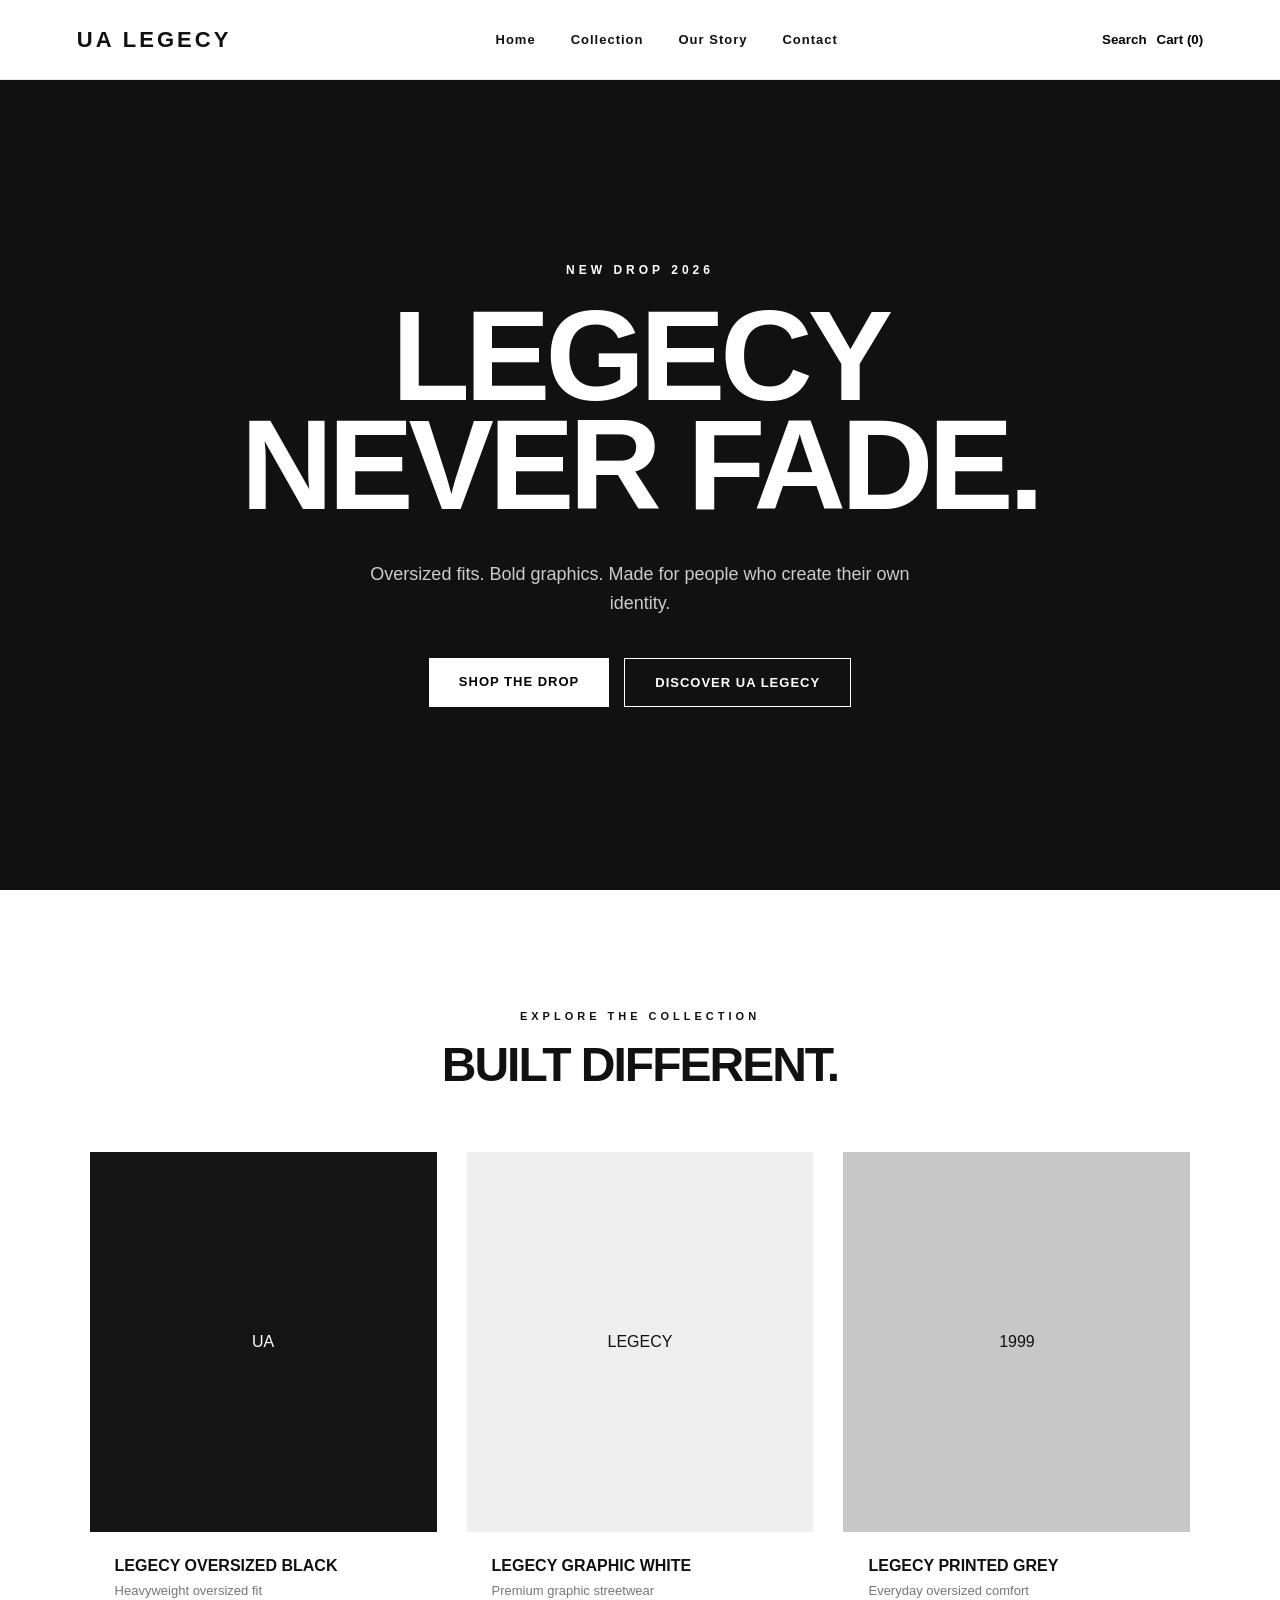
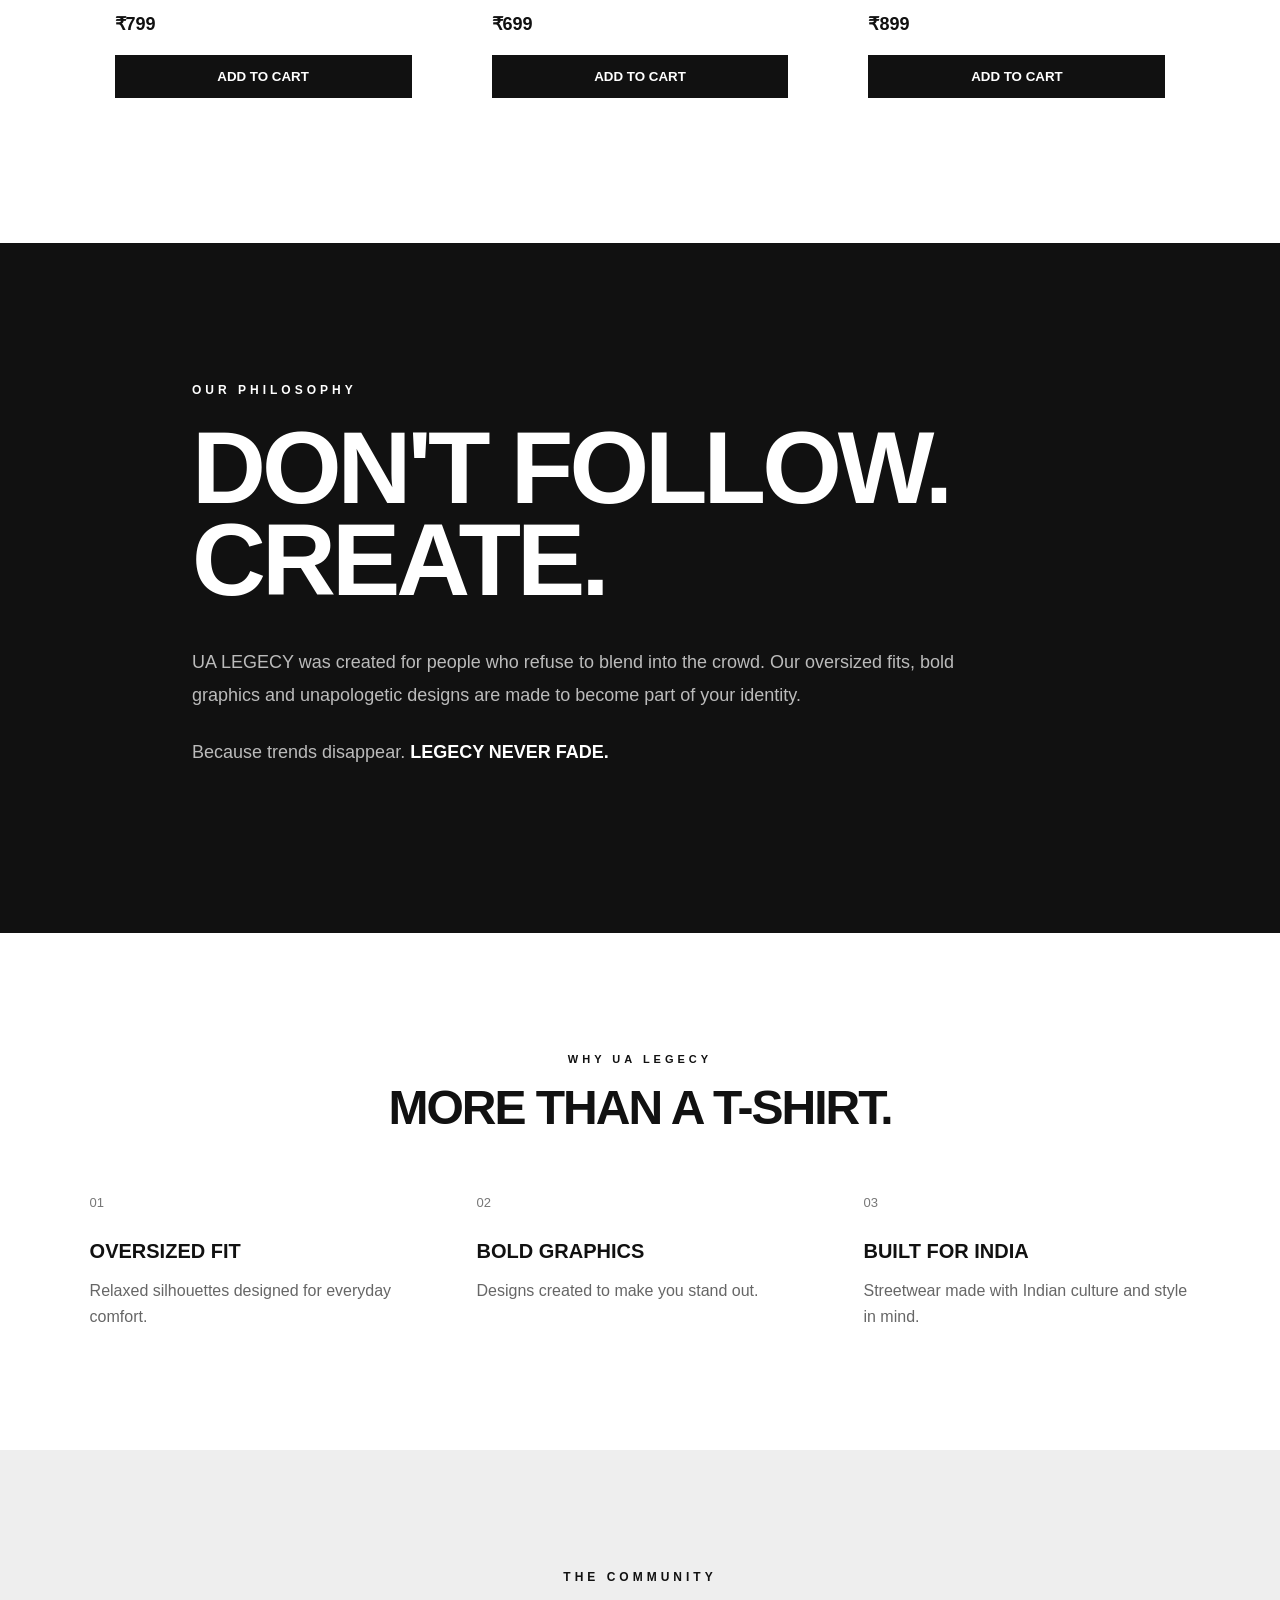
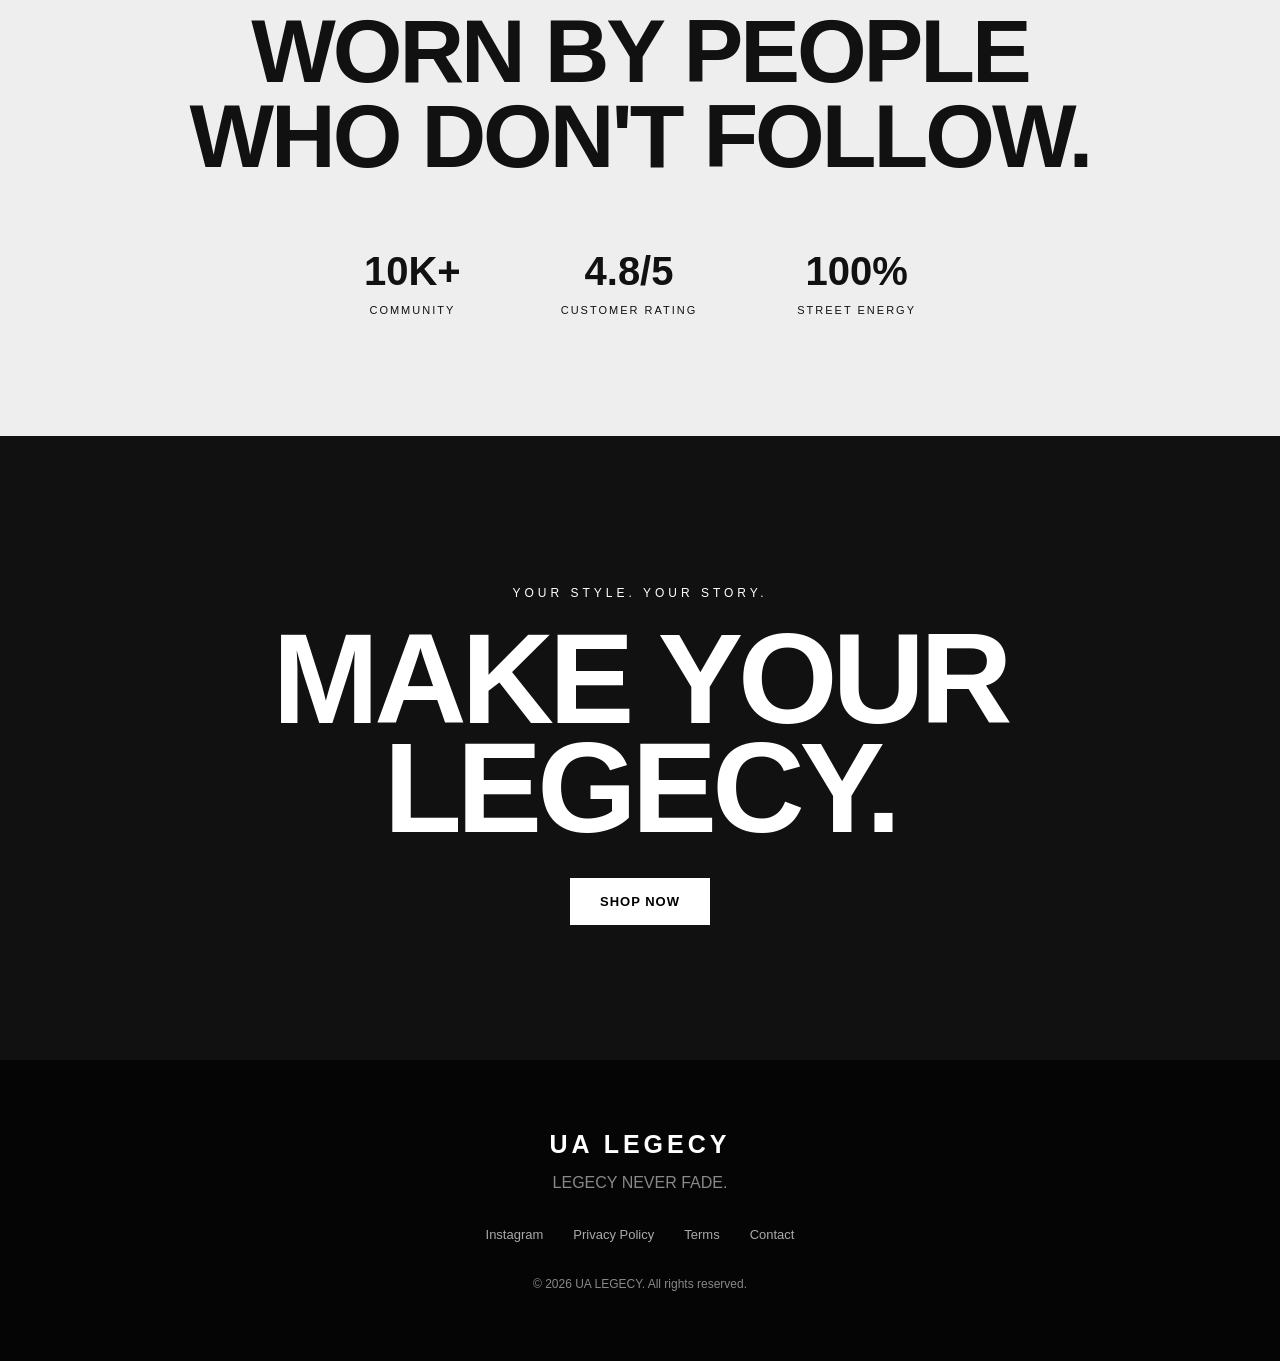
<file: index.html>
<!DOCTYPE html>
<html lang="en">

<head>
    <meta charset="UTF-8">
    <meta name="viewport" content="width=device-width, initial-scale=1.0">

    <title>UA LEGECY | Streetwear That Doesn't Fade</title>

    <meta name="description"
          content="Discover UA LEGECY oversized, graphic and printed T-shirts. Streetwear designed for those who never follow the crowd.">

    <link rel="stylesheet" href="css/style.css">
</head>

<body>

<!-- NAVBAR -->

<header class="navbar">

    <div class="logo">
        UA LEGECY
    </div>

    <nav>
        <a href="#home">Home</a>
        <a href="#collection">Collection</a>
        <a href="#story">Our Story</a>
        <a href="#contact">Contact</a>
    </nav>

    <div class="nav-buttons">
        <button>Search</button>
        <button>Cart (0)</button>
    </div>

</header>


<!-- HERO -->

<section class="hero" id="home">

    <div class="hero-content">

        <p class="small-title">
            NEW DROP 2026
        </p>

        <h1>
            LEGECY<br>
            NEVER FADE.
        </h1>

        <p class="hero-text">
            Oversized fits. Bold graphics.
            Made for people who create their own identity.
        </p>

        <div class="hero-buttons">

            <a href="#collection" class="primary-btn">
                SHOP THE DROP
            </a>

            <a href="#story" class="secondary-btn">
                DISCOVER UA LEGECY
            </a>

        </div>

    </div>

</section>


<!-- COLLECTION -->

<section class="collection" id="collection">

    <div class="section-heading">

        <p>EXPLORE THE COLLECTION</p>

        <h2>
            BUILT DIFFERENT.
        </h2>

    </div>


    <div class="products">

        <div class="product-card">

            <div class="product-image black">
                <span>UA</span>
            </div>

            <div class="product-info">

                <h3>LEGECY OVERSIZED BLACK</h3>

                <p>
                    Heavyweight oversized fit
                </p>

                <strong>₹799</strong>

                <button>
                    ADD TO CART
                </button>

            </div>

        </div>


        <div class="product-card">

            <div class="product-image white">
                <span>LEGECY</span>
            </div>

            <div class="product-info">

                <h3>LEGECY GRAPHIC WHITE</h3>

                <p>
                    Premium graphic streetwear
                </p>

                <strong>₹699</strong>

                <button>
                    ADD TO CART
                </button>

            </div>

        </div>


        <div class="product-card">

            <div class="product-image grey">
                <span>1999</span>
            </div>

            <div class="product-info">

                <h3>LEGECY PRINTED GREY</h3>

                <p>
                    Everyday oversized comfort
                </p>

                <strong>₹899</strong>

                <button>
                    ADD TO CART
                </button>

            </div>

        </div>

    </div>

</section>


<!-- BRAND STORY -->

<section class="story" id="story">

    <div class="story-content">

        <p class="small-title">
            OUR PHILOSOPHY
        </p>

        <h2>
            DON'T FOLLOW.<br>
            CREATE.
        </h2>

        <p>
            UA LEGECY was created for people who refuse
            to blend into the crowd. Our oversized fits,
            bold graphics and unapologetic designs are
            made to become part of your identity.
        </p>

        <p>
            Because trends disappear.
            <strong>LEGECY NEVER FADE.</strong>
        </p>

    </div>

</section>


<!-- WHY US -->

<section class="why">

    <div class="section-heading">

        <p>WHY UA LEGECY</p>

        <h2>
            MORE THAN A T-SHIRT.
        </h2>

    </div>


    <div class="features">

        <div class="feature">

            <div class="feature-number">
                01
            </div>

            <h3>
                OVERSIZED FIT
            </h3>

            <p>
                Relaxed silhouettes designed
                for everyday comfort.
            </p>

        </div>


        <div class="feature">

            <div class="feature-number">
                02
            </div>

            <h3>
                BOLD GRAPHICS
            </h3>

            <p>
                Designs created to make
                you stand out.
            </p>

        </div>


        <div class="feature">

            <div class="feature-number">
                03
            </div>

            <h3>
                BUILT FOR INDIA
            </h3>

            <p>
                Streetwear made with
                Indian culture and style in mind.
            </p>

        </div>

    </div>

</section>


<!-- SOCIAL PROOF -->

<section class="social-proof">

    <p class="small-title">
        THE COMMUNITY
    </p>

    <h2>
        WORN BY PEOPLE<br>
        WHO DON'T FOLLOW.
    </h2>

    <div class="stats">

        <div>
            <strong>10K+</strong>
            <span>COMMUNITY</span>
        </div>

        <div>
            <strong>4.8/5</strong>
            <span>CUSTOMER RATING</span>
        </div>

        <div>
            <strong>100%</strong>
            <span>STREET ENERGY</span>
        </div>

    </div>

</section>


<!-- FINAL CTA -->

<section class="final-cta">

    <p>
        YOUR STYLE. YOUR STORY.
    </p>

    <h2>
        MAKE YOUR<br>
        LEGECY.
    </h2>

    <a href="#collection" class="primary-btn">
        SHOP NOW
    </a>

</section>


<!-- FOOTER -->

<footer id="contact">

    <div class="footer-logo">
        UA LEGECY
    </div>

    <p>
        LEGECY NEVER FADE.
    </p>

    <div class="footer-links">

        <a href="#">Instagram</a>
        <a href="#">Privacy Policy</a>
        <a href="#">Terms</a>
        <a href="#">Contact</a>

    </div>

    <p class="copyright">
        © 2026 UA LEGECY. All rights reserved.
    </p>

</footer>


</body>

</html>
</file>
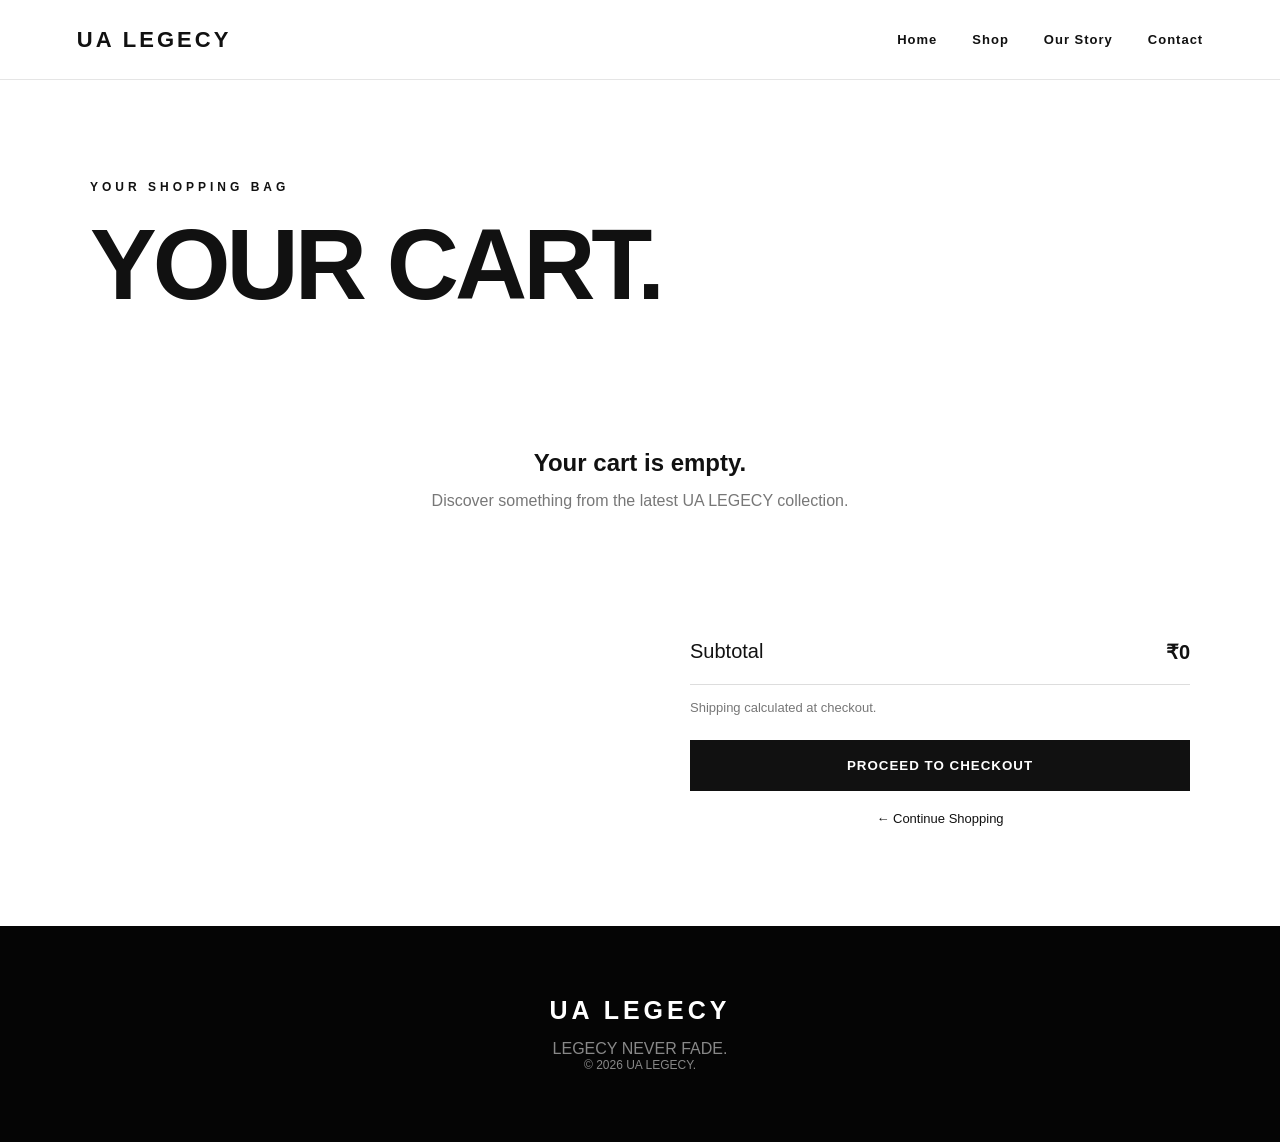
<file: cart.html>
<!DOCTYPE html>
<html lang="en">

<head>

    <meta charset="UTF-8">

    <meta name="viewport"
          content="width=device-width, initial-scale=1.0">

    <title>Cart | UA LEGECY</title>

    <link rel="stylesheet" href="css/style.css">

</head>


<body>


<header class="navbar">

    <div class="logo">
        UA LEGECY
    </div>

    <nav>

        <a href="index.html">Home</a>

        <a href="shop.html">Shop</a>

        <a href="index.html#story">Our Story</a>

        <a href="index.html#contact">Contact</a>

    </nav>

</header>



<main class="cart-page">

    <div class="cart-container">

        <div class="cart-heading">

            <p class="small-title">
                YOUR SHOPPING BAG
            </p>

            <h1>
                YOUR CART.
            </h1>

        </div>


        <div id="cart-items"></div>


        <div class="cart-summary">

            <div class="summary-row">

                <span>
                    Subtotal
                </span>

                <strong id="cart-total">
                    ₹0
                </strong>

            </div>


            <p class="shipping-note">
                Shipping calculated at checkout.
            </p>


            <button
                class="checkout-btn"
                onclick="goToCheckout()">

                PROCEED TO CHECKOUT

            </button>


            <a
                href="shop.html"
                class="continue-shopping">

                ← Continue Shopping

            </a>

        </div>

    </div>

</main>



<footer>

    <div class="footer-logo">
        UA LEGECY
    </div>

    <p>
        LEGECY NEVER FADE.
    </p>

    <p class="copyright">
        © 2026 UA LEGECY.
    </p>

</footer>


<script src="js/script.js"></script>

</body>

</html>
</file>
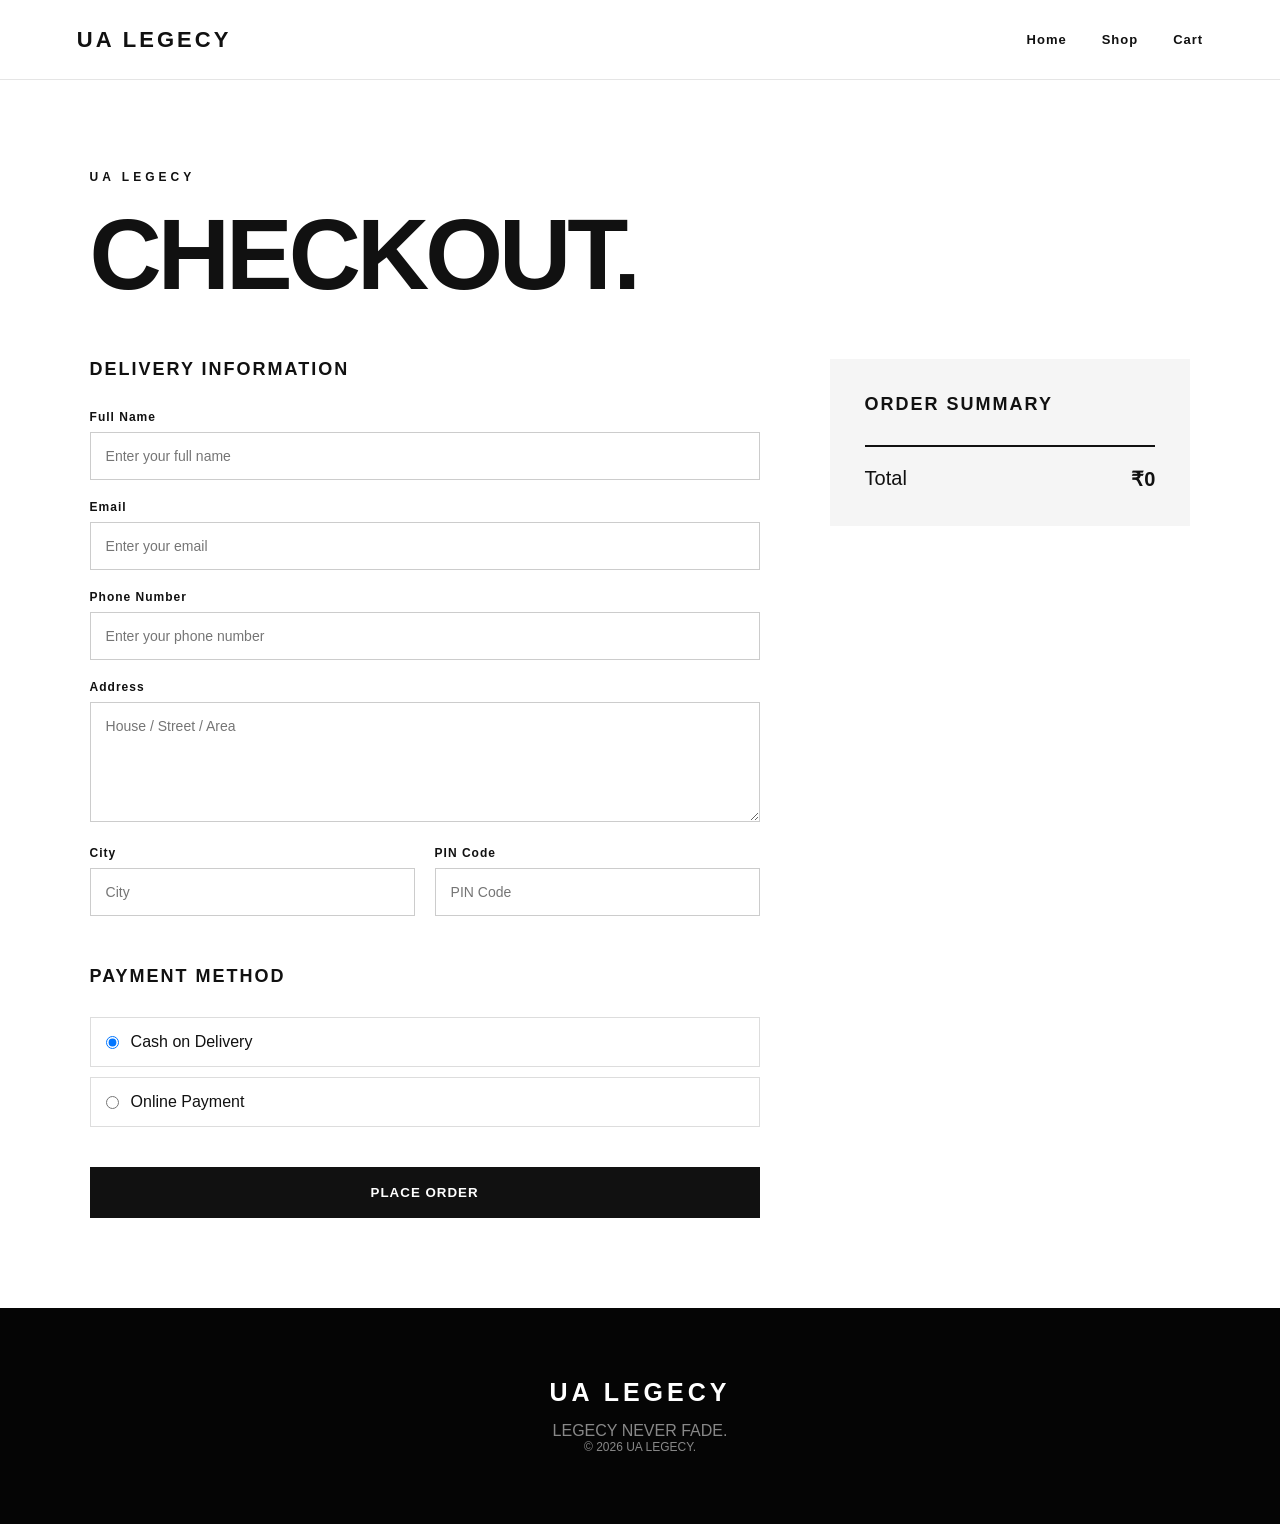
<file: checkout.html>
<!DOCTYPE html>
<html lang="en">

<head>

    <meta charset="UTF-8">

    <meta name="viewport"
          content="width=device-width, initial-scale=1.0">

    <title>Checkout | UA LEGECY</title>

    <meta name="description"
          content="Complete your UA LEGECY order.">

    <link rel="stylesheet" href="css/style.css">

</head>


<body>


<header class="navbar">

    <div class="logo">
        UA LEGECY
    </div>

    <nav>

        <a href="index.html">Home</a>

        <a href="shop.html">Shop</a>

        <a href="cart.html">Cart</a>

    </nav>

</header>



<main class="checkout-page">


    <div class="checkout-container">


        <div class="checkout-heading">

            <p class="small-title">
                UA LEGECY
            </p>

            <h1>
                CHECKOUT.
            </h1>

        </div>



        <div class="checkout-grid">


            <!-- CUSTOMER INFORMATION -->

            <section class="checkout-form">

                <h2>
                    DELIVERY INFORMATION
                </h2>


                <label>
                    Full Name
                </label>

                <input
                    type="text"
                    id="customer-name"
                    placeholder="Enter your full name"
                >


                <label>
                    Email
                </label>

                <input
                    type="email"
                    id="customer-email"
                    placeholder="Enter your email"
                >


                <label>
                    Phone Number
                </label>

                <input
                    type="tel"
                    id="customer-phone"
                    placeholder="Enter your phone number"
                >


                <label>
                    Address
                </label>

                <textarea
                    id="customer-address"
                    placeholder="House / Street / Area"
                ></textarea>


                <div class="checkout-two-column">

                    <div>

                        <label>
                            City
                        </label>

                        <input
                            type="text"
                            id="customer-city"
                            placeholder="City"
                        >

                    </div>


                    <div>

                        <label>
                            PIN Code
                        </label>

                        <input
                            type="text"
                            id="customer-pin"
                            placeholder="PIN Code"
                        >

                    </div>

                </div>


                <h2 class="payment-heading">
                    PAYMENT METHOD
                </h2>


                <div class="payment-option">

                    <input
                        type="radio"
                        name="payment"
                        value="cod"
                        checked
                    >

                    <span>
                        Cash on Delivery
                    </span>

                </div>


                <div class="payment-option">

                    <input
                        type="radio"
                        name="payment"
                        value="online"
                    >

                    <span>
                        Online Payment
                    </span>

                </div>


                <button
                    class="place-order-btn"
                    onclick="placeOrder()">

                    PLACE ORDER

                </button>

            </section>



            <!-- ORDER SUMMARY -->

            <section class="order-summary">

                <h2>
                    ORDER SUMMARY
                </h2>


                <div id="checkout-items"></div>


                <div class="checkout-total">

                    <span>
                        Total
                    </span>

                    <strong id="checkout-total">
                        ₹0
                    </strong>

                </div>

            </section>


        </div>

    </div>

</main>



<footer>

    <div class="footer-logo">
        UA LEGECY
    </div>

    <p>
        LEGECY NEVER FADE.
    </p>

    <p class="copyright">
        © 2026 UA LEGECY.
    </p>

</footer>


<script src="js/script.js"></script>

</body>

</html>
</file>
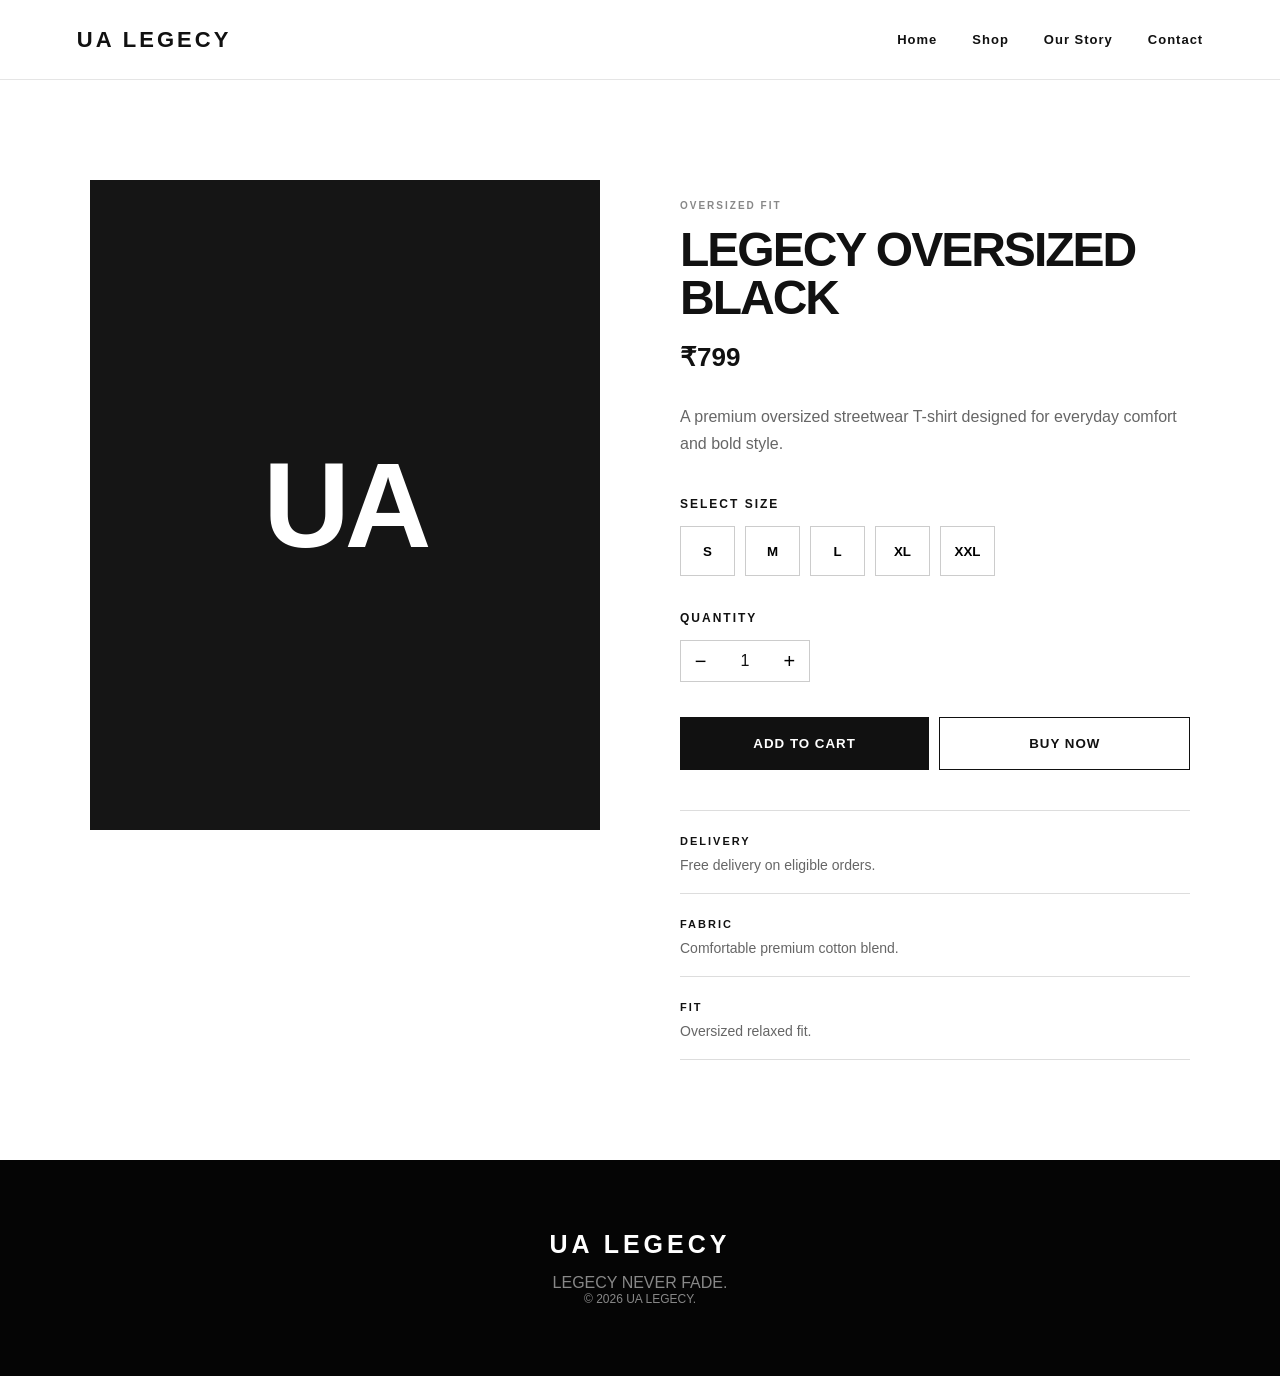
<file: product.html>
<!DOCTYPE html>
<html lang="en">

<head>

    <meta charset="UTF-8">

    <meta name="viewport"
          content="width=device-width, initial-scale=1.0">

    <title>LEGECY Oversized Black | UA LEGECY</title>

    <meta name="description"
          content="Shop the UA LEGECY Oversized Black T-shirt. Premium oversized streetwear.">

    <link rel="stylesheet" href="css/style.css">

</head>


<body>


<header class="navbar">

    <div class="logo">
        UA LEGECY
    </div>

    <nav>

        <a href="index.html">
            Home
        </a>

        <a href="shop.html">
            Shop
        </a>

        <a href="index.html#story">
            Our Story
        </a>

        <a href="index.html#contact">
            Contact
        </a>

    </nav>

</header>



<main class="product-page">


    <div class="product-detail">


        <!-- PRODUCT IMAGE -->

        <div class="product-main-image black">

            <span>
                UA
            </span>

        </div>



        <!-- PRODUCT INFORMATION -->

        <div class="product-details">

            <p class="category">
                OVERSIZED FIT
            </p>


            <h1>
                LEGECY OVERSIZED BLACK
            </h1>


            <p class="product-price">
                ₹799
            </p>


            <p class="product-description">

                A premium oversized streetwear
                T-shirt designed for everyday comfort
                and bold style.

            </p>



            <!-- SIZE -->

            <div class="size-section">

                <h3>
                    SELECT SIZE
                </h3>


                <div class="sizes">

                    <button onclick="selectSize('S')">
                        S
                    </button>

                    <button onclick="selectSize('M')">
                        M
                    </button>

                    <button onclick="selectSize('L')">
                        L
                    </button>

                    <button onclick="selectSize('XL')">
                        XL
                    </button>

                    <button onclick="selectSize('XXL')">
                        XXL
                    </button>

                </div>

            </div>



            <!-- QUANTITY -->

            <div class="quantity-section">

                <h3>
                    QUANTITY
                </h3>

                <div class="quantity">

                    <button onclick="changeQuantity(-1)">
                        −
                    </button>

                    <span id="quantity">
                        1
                    </span>

                    <button onclick="changeQuantity(1)">
                        +
                    </button>

                </div>

            </div>



            <!-- BUTTONS -->

            <div class="purchase-buttons">

                <button
                    class="add-cart"
                    onclick="addProductToCart()">

                    ADD TO CART

                </button>


                <button
                    class="buy-now"
                    onclick="buyNow()">

                    BUY NOW

                </button>

            </div>



            <!-- INFORMATION -->

            <div class="product-information">

                <div>

                    <strong>
                        DELIVERY
                    </strong>

                    <p>
                        Free delivery on eligible orders.
                    </p>

                </div>


                <div>

                    <strong>
                        FABRIC
                    </strong>

                    <p>
                        Comfortable premium cotton blend.
                    </p>

                </div>


                <div>

                    <strong>
                        FIT
                    </strong>

                    <p>
                        Oversized relaxed fit.
                    </p>

                </div>

            </div>

        </div>

    </div>


</main>



<footer>

    <div class="footer-logo">
        UA LEGECY
    </div>

    <p>
        LEGECY NEVER FADE.
    </p>

    <p class="copyright">
        © 2026 UA LEGECY.
    </p>

</footer>


<script src="js/script.js"></script>

</body>

</html>
</file>
<file: css/style.css>
* {
    margin: 0;
    padding: 0;
    box-sizing: border-box;
}

html {
    scroll-behavior: smooth;
}

body {
    font-family: Arial, Helvetica, sans-serif;
    background: #ffffff;
    color: #111111;
}


/* NAVBAR */

.navbar {
    height: 80px;
    display: flex;
    align-items: center;
    justify-content: space-between;
    padding: 0 6%;
    border-bottom: 1px solid #e5e5e5;
    background: white;
    position: sticky;
    top: 0;
    z-index: 1000;
}

.logo {
    font-size: 22px;
    font-weight: 900;
    letter-spacing: 3px;
}

.navbar nav {
    display: flex;
    gap: 35px;
}

.navbar nav a {
    color: #111;
    text-decoration: none;
    font-size: 13px;
    font-weight: 600;
    letter-spacing: 1px;
}

.nav-buttons {
    display: flex;
    gap: 10px;
}

.nav-buttons button {
    background: none;
    border: none;
    cursor: pointer;
    font-weight: 600;
}


/* HERO */

.hero {
    min-height: 90vh;
    background: #111111;
    color: white;
    display: flex;
    align-items: center;
    justify-content: center;
    text-align: center;
    padding: 80px 20px;
}

.hero-content {
    max-width: 900px;
}

.small-title {
    font-size: 12px;
    letter-spacing: 4px;
    font-weight: bold;
    margin-bottom: 25px;
}

.hero h1 {
    font-size: clamp(65px, 10vw, 150px);
    line-height: 0.85;
    letter-spacing: -5px;
    font-weight: 900;
    margin-bottom: 40px;
}

.hero-text {
    max-width: 550px;
    margin: auto;
    font-size: 18px;
    line-height: 1.6;
    color: #cccccc;
}

.hero-buttons {
    margin-top: 40px;
    display: flex;
    justify-content: center;
    gap: 15px;
    flex-wrap: wrap;
}

.primary-btn,
.secondary-btn {
    padding: 16px 30px;
    text-decoration: none;
    font-weight: bold;
    font-size: 13px;
    letter-spacing: 1px;
}

.primary-btn {
    background: white;
    color: black;
}

.secondary-btn {
    border: 1px solid white;
    color: white;
}


/* COLLECTION */

.collection {
    padding: 120px 7%;
}

.section-heading {
    text-align: center;
    margin-bottom: 60px;
}

.section-heading p {
    font-size: 11px;
    letter-spacing: 4px;
    font-weight: bold;
    margin-bottom: 15px;
}

.section-heading h2 {
    font-size: 48px;
    letter-spacing: -2px;
}


.products {
    display: grid;
    grid-template-columns: repeat(3, 1fr);
    gap: 25px;
}

.product-card {
    background: #f5f5f5;
}

.product-image {
    width: 100%;
    height: 420px;
    overflow: hidden;
    display: flex;
    align-items: center;
    justify-content: center;
    background: #f3f3f3;
}

.product-image img {
    width: 100%;
    height: 100%;
    object-fit: cover;
    display: block;
}
.black {
    background: #151515;
    color: white;
}

.white {
    background: #eeeeee;
    color: #111;
}

.grey {
    background: #c7c7c7;
    color: #111;
}

.product-info {
    padding: 25px;
    background: white;
}

.product-info h3 {
    font-size: 16px;
    margin-bottom: 8px;
}

.product-info p {
    color: #777;
    font-size: 13px;
    margin-bottom: 15px;
}

.product-info strong {
    display: block;
    margin-bottom: 20px;
    font-size: 18px;
}

.product-info button {
    width: 100%;
    padding: 14px;
    background: #111;
    color: white;
    border: none;
    font-weight: bold;
    cursor: pointer;
}


/* STORY */

.story {
    background: #111;
    color: white;
    padding: 140px 15%;
}

.story-content {
    max-width: 800px;
}

.story h2 {
    font-size: clamp(55px, 8vw, 110px);
    line-height: 0.9;
    margin-bottom: 40px;
    letter-spacing: -4px;
}

.story p:not(.small-title) {
    color: #bbbbbb;
    font-size: 18px;
    line-height: 1.8;
    margin-bottom: 25px;
}

.story strong {
    color: white;
}


/* WHY */

.why {
    padding: 120px 7%;
}

.features {
    display: grid;
    grid-template-columns: repeat(3, 1fr);
    gap: 60px;
}

.feature-number {
    font-size: 13px;
    color: #777;
    margin-bottom: 30px;
}

.feature h3 {
    font-size: 20px;
    margin-bottom: 15px;
}

.feature p {
    color: #666;
    line-height: 1.6;
}


/* SOCIAL PROOF */

.social-proof {
    background: #eeeeee;
    padding: 120px 10%;
    text-align: center;
}

.social-proof h2 {
    font-size: clamp(45px, 7vw, 90px);
    line-height: 0.95;
    letter-spacing: -3px;
}

.stats {
    margin-top: 70px;
    display: flex;
    justify-content: center;
    gap: 100px;
}

.stats div {
    display: flex;
    flex-direction: column;
    gap: 10px;
}

.stats strong {
    font-size: 40px;
}

.stats span {
    font-size: 11px;
    letter-spacing: 2px;
}


/* CTA */

.final-cta {
    background: #111;
    color: white;
    text-align: center;
    padding: 150px 20px;
}

.final-cta p {
    letter-spacing: 4px;
    font-size: 12px;
    margin-bottom: 25px;
}

.final-cta h2 {
    font-size: clamp(60px, 10vw, 130px);
    line-height: 0.85;
    letter-spacing: -5px;
    margin-bottom: 50px;
}


/* FOOTER */

footer {
    background: #050505;
    color: white;
    text-align: center;
    padding: 70px 20px;
}

.footer-logo {
    font-size: 25px;
    font-weight: 900;
    letter-spacing: 4px;
    margin-bottom: 15px;
}

footer > p {
    color: #888;
}

.footer-links {
    margin: 35px 0;
    display: flex;
    justify-content: center;
    gap: 30px;
}

.footer-links a {
    color: #aaa;
    text-decoration: none;
    font-size: 13px;
}

.copyright {
    font-size: 12px;
}


/* MOBILE */

@media (max-width: 768px) {

    .navbar nav {
        display: none;
    }

    .nav-buttons {
        display: none;
    }

    .hero h1 {
        font-size: 65px;
    }

    .products {
        grid-template-columns: 1fr;
    }

    .features {
        grid-template-columns: 1fr;
        gap: 50px;
    }

    .stats {
        flex-direction: column;
        gap: 40px;
    }

    .collection,
    .why {
        padding: 80px 6%;
    }

}


/* SHOP HEADER */

.shop-header {
    background: #111;
    color: white;
    text-align: center;
    padding: 110px 20px;
}

.shop-header h1 {
    font-size: clamp(55px, 9vw, 110px);
    letter-spacing: -5px;
    line-height: 0.9;
    margin-bottom: 30px;
}

.shop-header > p:last-child {
    color: #aaa;
    font-size: 17px;
}


/* SHOP */

.shop {
    padding: 100px 7%;
}

.shop-top {
    display: flex;
    justify-content: space-between;
    align-items: center;
    margin-bottom: 50px;
}

.shop-top h2 {
    font-size: 32px;
}

.shop-top select {
    padding: 12px 20px;
    border: 1px solid #ddd;
    background: white;
}


/* PRODUCT CATEGORY */

.category {
    font-size: 10px !important;
    letter-spacing: 2px;
    font-weight: bold;
    color: #888 !important;
}


/* SHOP RESPONSIVE */

@media (max-width: 768px) {

    .shop {
        padding: 70px 5%;
    }

    .shop-top {
        flex-direction: column;
        align-items: flex-start;
        gap: 20px;
    }

}



/* SHOP HEADER */

.shop-header {
    background: #111;
    color: white;
    text-align: center;
    padding: 110px 20px;
}

.shop-header h1 {
    font-size: clamp(55px, 9vw, 110px);
    letter-spacing: -5px;
    line-height: 0.9;
    margin-bottom: 30px;
}

.shop-header > p:last-child {
    color: #aaa;
    font-size: 17px;
}


/* SHOP */

.shop {
    padding: 100px 7%;
}

.shop-top {
    display: flex;
    justify-content: space-between;
    align-items: center;
    margin-bottom: 50px;
}

.shop-top h2 {
    font-size: 32px;
}

.shop-top select {
    padding: 12px 20px;
    border: 1px solid #ddd;
    background: white;
}


/* PRODUCT CATEGORY */

.category {
    font-size: 10px !important;
    letter-spacing: 2px;
    font-weight: bold;
    color: #888 !important;
}


/* MOBILE */

@media (max-width: 768px) {

    .shop {
        padding: 70px 5%;
    }

    .shop-top {
        flex-direction: column;
        align-items: flex-start;
        gap: 20px;
    }

}



/* =========================
   PRODUCT PAGE
========================= */

.product-page {
    padding: 100px 7%;
    background: #ffffff;
}

.product-detail {
    max-width: 1200px;
    margin: auto;
    display: grid;
    grid-template-columns: 1fr 1fr;
    gap: 80px;
    align-items: start;
}


/* PRODUCT IMAGE */

.product-main-image {
    height: 650px;
    display: flex;
    align-items: center;
    justify-content: center;
}

.product-main-image span {
    font-size: 120px;
    font-weight: 900;
    letter-spacing: -5px;
}

.product-main-image.black {
    background: #151515;
    color: white;
}


/* PRODUCT DETAILS */

.product-details {
    padding-top: 20px;
}

.product-details h1 {
    font-size: 48px;
    line-height: 1;
    letter-spacing: -2px;
    margin: 15px 0 20px;
}

.product-price {
    font-size: 26px;
    font-weight: bold;
    margin-bottom: 30px;
}

.product-description {
    color: #666;
    font-size: 16px;
    line-height: 1.7;
    max-width: 500px;
    margin-bottom: 40px;
}


/* SIZE */

.size-section h3,
.quantity-section h3 {
    font-size: 12px;
    letter-spacing: 2px;
    margin-bottom: 15px;
}

.sizes {
    display: flex;
    gap: 10px;
    margin-bottom: 35px;
}

.sizes button {
    width: 55px;
    height: 50px;
    background: white;
    border: 1px solid #ccc;
    cursor: pointer;
    font-weight: bold;
}

.sizes button:hover {
    background: #111;
    color: white;
}


/* QUANTITY */

.quantity {
    display: flex;
    align-items: center;
    width: 130px;
    border: 1px solid #ccc;
    margin-bottom: 35px;
}

.quantity button {
    width: 40px;
    height: 40px;
    border: none;
    background: white;
    cursor: pointer;
    font-size: 20px;
}

.quantity span {
    width: 50px;
    text-align: center;
}


/* PURCHASE BUTTONS */

.purchase-buttons {
    display: flex;
    gap: 10px;
    margin-bottom: 40px;
}

.add-cart,
.buy-now {
    flex: 1;
    padding: 18px;
    border: none;
    cursor: pointer;
    font-weight: bold;
    letter-spacing: 1px;
}

.add-cart {
    background: #111;
    color: white;
}

.buy-now {
    background: white;
    color: #111;
    border: 1px solid #111;
}


/* PRODUCT INFORMATION */

.product-information {
    border-top: 1px solid #ddd;
}

.product-information div {
    padding: 20px 0;
    border-bottom: 1px solid #ddd;
}

.product-information strong {
    font-size: 11px;
    letter-spacing: 2px;
}

.product-information p {
    margin-top: 8px;
    color: #666;
    font-size: 14px;
}


/* MOBILE */

@media (max-width: 768px) {

    .product-page {
        padding: 60px 5%;
    }

    .product-detail {
        grid-template-columns: 1fr;
        gap: 40px;
    }

    .product-main-image {
        height: 450px;
    }

    .product-details h1 {
        font-size: 36px;
    }

    .purchase-buttons {
        flex-direction: column;
    }

}



/* =========================
   CART PAGE
========================= */

.cart-page {
    padding: 100px 7%;
    min-height: 70vh;
}

.cart-container {
    max-width: 1100px;
    margin: auto;
}

.cart-heading {
    margin-bottom: 60px;
}

.cart-heading h1 {
    font-size: clamp(55px, 8vw, 100px);
    line-height: 0.9;
    letter-spacing: -4px;
}


/* CART ITEM */

.cart-item {
    display: grid;
    grid-template-columns: 120px 1fr auto;
    gap: 25px;
    align-items: center;

    padding: 25px 0;

    border-bottom: 1px solid #ddd;
}

.cart-image {
    height: 120px;

    display: flex;
    align-items: center;
    justify-content: center;

    background: #151515;
    color: white;

    font-weight: 900;
    font-size: 25px;
}

.cart-info h3 {
    margin-bottom: 8px;
}

.cart-info p {
    color: #777;
    font-size: 14px;
    margin-bottom: 5px;
}

.cart-price {
    font-weight: bold;
}


/* REMOVE BUTTON */

.remove-item {
    border: none;
    background: none;
    color: #888;

    cursor: pointer;

    text-decoration: underline;
}


/* SUMMARY */

.cart-summary {
    max-width: 500px;
    margin-left: auto;
    margin-top: 50px;
}

.summary-row {
    display: flex;
    justify-content: space-between;

    font-size: 20px;

    padding-bottom: 20px;

    border-bottom: 1px solid #ddd;
}

.shipping-note {
    color: #777;
    font-size: 13px;
    margin: 15px 0 25px;
}


/* CHECKOUT */

.checkout-btn {
    width: 100%;

    padding: 18px;

    border: none;

    background: #111;
    color: white;

    font-weight: bold;

    letter-spacing: 1px;

    cursor: pointer;
}

.continue-shopping {
    display: block;

    margin-top: 20px;

    text-align: center;

    color: #111;

    text-decoration: none;

    font-size: 13px;
}


/* EMPTY CART */

.empty-cart {
    text-align: center;

    padding: 80px 20px;

    color: #777;
}

.empty-cart h2 {
    color: #111;

    margin-bottom: 15px;
}


/* MOBILE */

@media (max-width: 768px) {

    .cart-page {
        padding: 70px 5%;
    }

    .cart-item {
        grid-template-columns: 80px 1fr;
    }

    .cart-item .remove-item {
        grid-column: 2;
    }

}



/* =========================
   CHECKOUT PAGE
========================= */

.checkout-page {
    padding: 90px 7%;
    min-height: 75vh;
}

.checkout-container {
    max-width: 1200px;
    margin: auto;
}

.checkout-heading {
    margin-bottom: 60px;
}

.checkout-heading h1 {
    font-size: clamp(55px, 8vw, 100px);
    line-height: 0.9;
    letter-spacing: -4px;
}


.checkout-grid {
    display: grid;
    grid-template-columns: 1.3fr 0.7fr;
    gap: 70px;
}


/* FORM */

.checkout-form h2,
.order-summary h2 {
    font-size: 18px;
    letter-spacing: 2px;
    margin-bottom: 30px;
}

.checkout-form label {
    display: block;
    font-size: 12px;
    font-weight: bold;
    letter-spacing: 1px;
    margin-bottom: 8px;
    margin-top: 20px;
}

.checkout-form input,
.checkout-form textarea {
    width: 100%;
    padding: 15px;
    border: 1px solid #ccc;
    font-family: inherit;
    font-size: 14px;
    outline: none;
}

.checkout-form textarea {
    min-height: 120px;
    resize: vertical;
}

.checkout-form input:focus,
.checkout-form textarea:focus {
    border-color: #111;
}


.checkout-two-column {
    display: grid;
    grid-template-columns: 1fr 1fr;
    gap: 20px;
}


/* PAYMENT */

.payment-heading {
    margin-top: 50px;
}

.payment-option {
    display: flex;
    align-items: center;
    gap: 12px;
    padding: 15px;
    border: 1px solid #ddd;
    margin-bottom: 10px;
}

.payment-option input {
    width: auto;
}


.place-order-btn {
    width: 100%;
    margin-top: 30px;
    padding: 18px;
    border: none;
    background: #111;
    color: white;
    font-weight: bold;
    letter-spacing: 1px;
    cursor: pointer;
}


/* ORDER SUMMARY */

.order-summary {
    background: #f5f5f5;
    padding: 35px;
    height: fit-content;
}

.checkout-item {
    padding: 20px 0;
    border-bottom: 1px solid #ddd;
}

.checkout-item h3 {
    font-size: 15px;
    margin-bottom: 8px;
}

.checkout-item p {
    color: #777;
    font-size: 13px;
    margin-bottom: 5px;
}

.checkout-item strong {
    display: block;
    margin-top: 10px;
}


.checkout-total {
    display: flex;
    justify-content: space-between;
    margin-top: 30px;
    padding-top: 20px;
    border-top: 2px solid #111;
    font-size: 20px;
}


/* MOBILE */

@media (max-width: 768px) {

    .checkout-page {
        padding: 60px 5%;
    }

    .checkout-grid {
        grid-template-columns: 1fr;
        gap: 50px;
    }

    .checkout-two-column {
        grid-template-columns: 1fr;
    }

}
/* PRODUCT IMAGE FIX */

.products .product-card .product-image {
    width: 100% !important;
    height: 380px !important;
    overflow: hidden !important;
    display: flex !important;
    align-items: center !important;
    justify-content: center !important;
}

.products .product-card .product-image img {
    width: 100% !important;
    height: 100% !important;
    max-width: 100% !important;
    max-height: 100% !important;
    object-fit: contain !important;
    display: block !important;
}
/* ===== UA LEGECY PRODUCT IMAGE FIX ===== */

.products {
    display: grid;
    grid-template-columns: repeat(3, 1fr);
    gap: 30px;
}

.product-card {
    overflow: hidden;
}

.product-image {
    width: 100%;
    height: 400px;
    overflow: hidden;
    position: relative;
    display: flex;
    align-items: center;
    justify-content: center;
}

.product-image img {
    width: 100%;
    height: 100%;
    object-fit: cover;
    object-position: center;
    display: block;
}

/* Mobile */
@media (max-width: 768px) {
    .products {
        grid-template-columns: repeat(2, 1fr);
        gap: 15px;
    }

    .product-image {
        height: 300px;
    }
}

@media (max-width: 500px) {
    .products {
        grid-template-columns: 1fr;
    }

    .product-image {
        height: 420px;
    }
}
</file>
